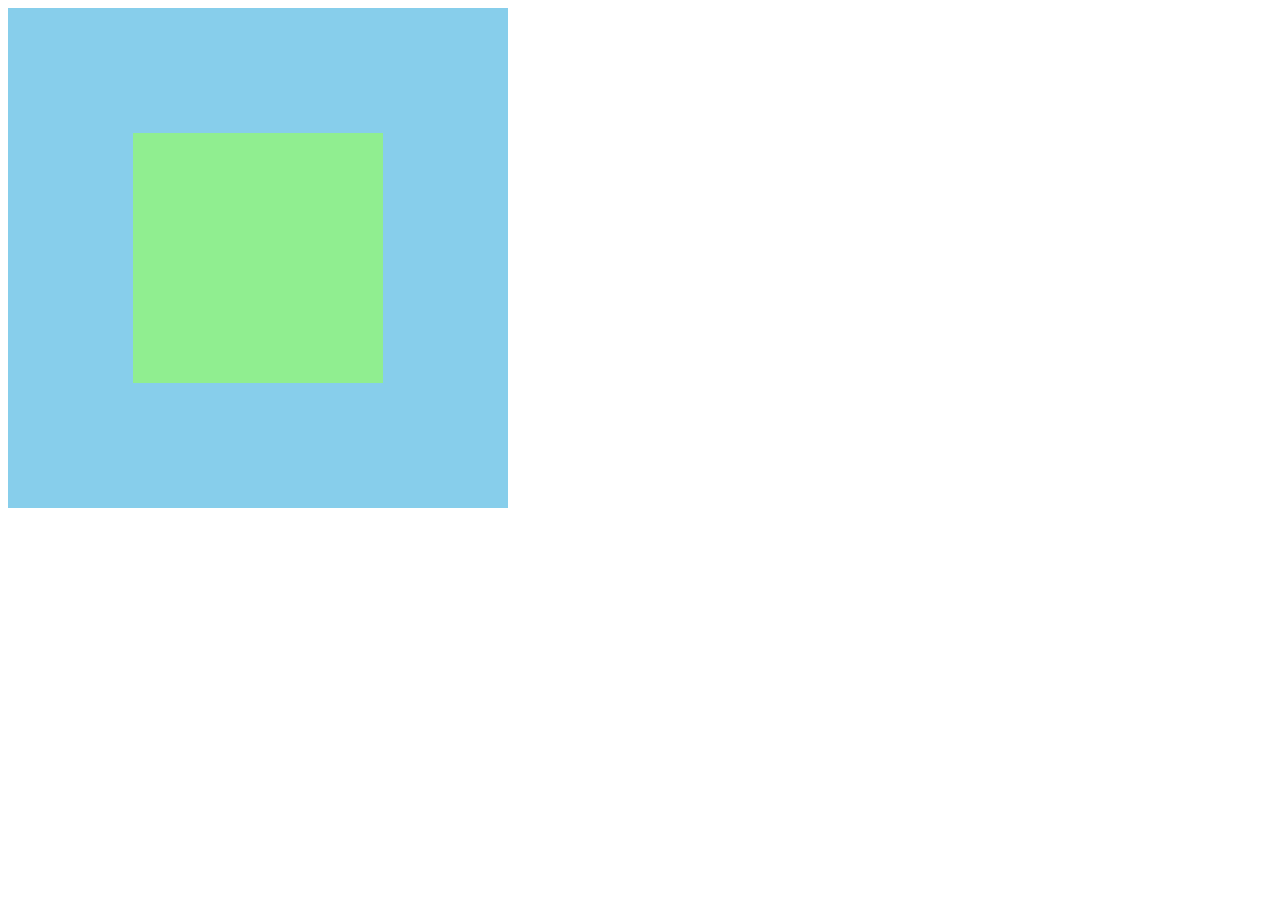
<file: flex.html>
<!DOCTYPE html>
<htmL>

<head>
    <title>
        ASSIGNMEN-FLEX
    </title>
    <style>
        .parent {
            display: flex;
            justify-content: center;
            align-items: center;
        }
    </style>
</head>

<body>
    <div class="parent" style="background-color:skyblue; height:500px;width:500px;">
        <div class="child1" style="background-color:lightgreen;height:250px;width:250px;"></div>
    </div>
</body>

</htmL>
</file>
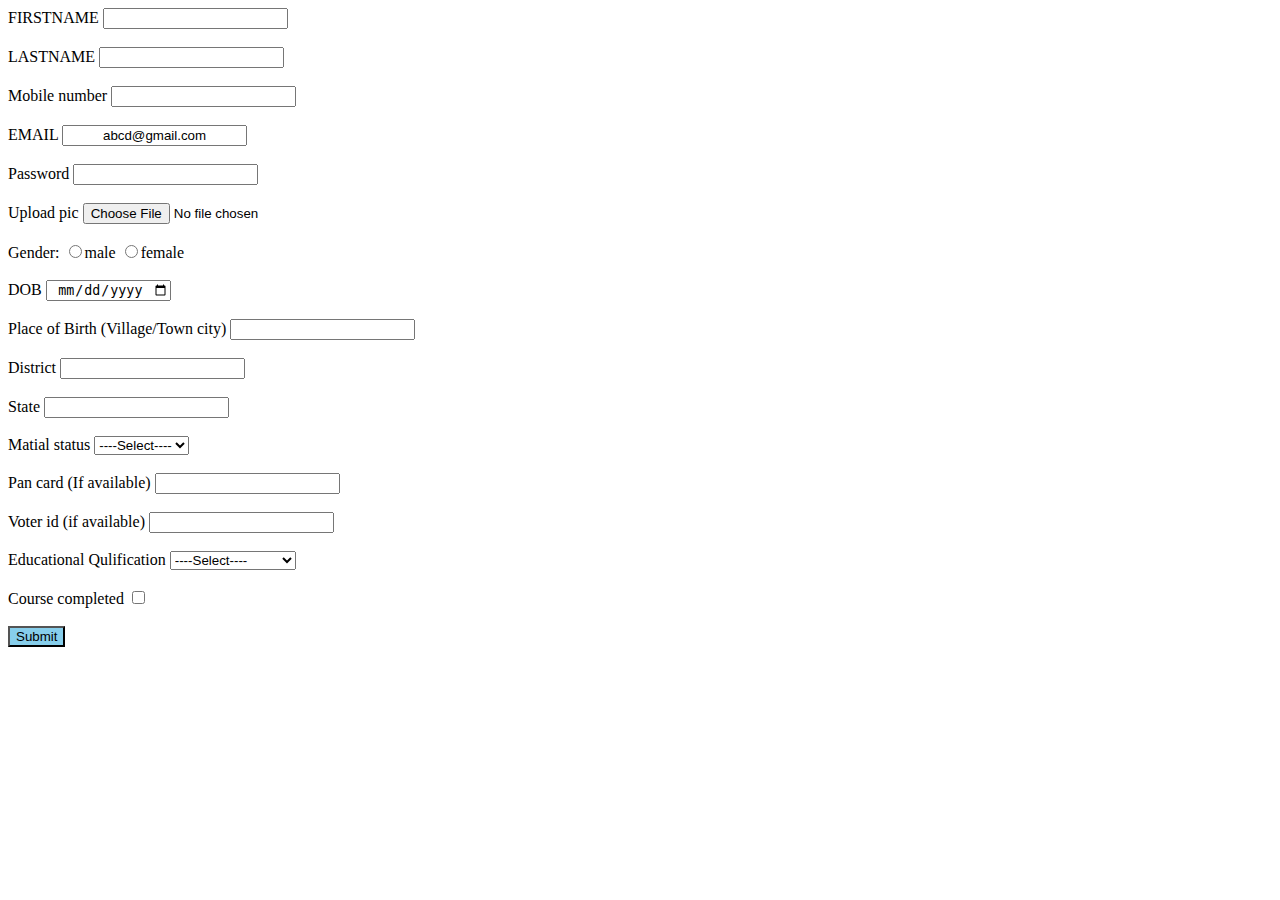
<file: Form.html>
<!DOCTYPE html>
<html lang="en">

<style>
 
 #submit{
  background-color: skyblue;
 }
  input{
    text-align: center;
  }
  
 
</style>

<head>
    
    <title>passsportindia.gov.in</title>

</head>
<body>
  <form>
    <label for="Fname">FIRSTNAME</label>
  <input input="text" id="Fname"><br><br>

  <label for="Lname">LASTNAME</label>
  <input input="text" id="Lname"> <br><br>

  <label for="mobilenumber">Mobile number</label>
  <input type="text" id="Mobilenumber"> <br><br>

  <label for="EMAIL">EMAIL</label>
  <input type="email" id="EMAIL" value="abcd@gmail.com"> <br><br>

  <label for="password">Password</label>
  <input type="password" id="password"> <br><br>

  <label for="uploadpic">Upload pic</label>
  <input type="file"> <br><br>

  <label for="gender">Gender:</label>
  <input type="radio" id="gender" name="gender" value="male"/>male
  <input type="radio" id="gender" name="gender" value="female"/>female <br><br>

   <label for="DOB">DOB</label>
   <input type="date" id="DOB"> <br><br>

   <label for="placeofbirth">Place of Birth (Village/Town city)</label>
   <input type="text" id="placeofbirth"><br><br>

   <label for="district">District</label>
   <input type="text" id="District"><br><br>

   <label for="state">State</label>
   <input type="text" id="state"><br><br>

  <label for="matialstatus">Matial status</label>
    <select name="Martialstatus" id="matialstatus">
    <option value="----Select----">----Select----</option> 
   <option value="Married">Married</option>
   <option value="Single">Single</option>
   <option value="widow">widow</option>
   </select> <br><br>
   
   <label for="pancard">Pan card (If available)</label>
   <input type="text" id="pancard"> <br><br>

   <label for="Voter id"> Voter id (if available)</label>
   <input type="text" id="Voter id"> <br><br>

   <label for="Educational Qulification">Educational Qulification </label>
   <select name="Educationalqulification" id="ED">
    <option value="----Select----">----Select----</option>
    <option value="Gradute or above">Gradute or above</option>
    <option value="7th or less"> 7th or less</option>
    <option value="10th or above">10th or above</option>
   </select><br><br>

   <label for="coursecompleted"> Course completed</label>
   <input type="checkbox"> <br><br>

   <input type="submit" id="submit">
   
  </form>
    
</body>
</html>
</file>
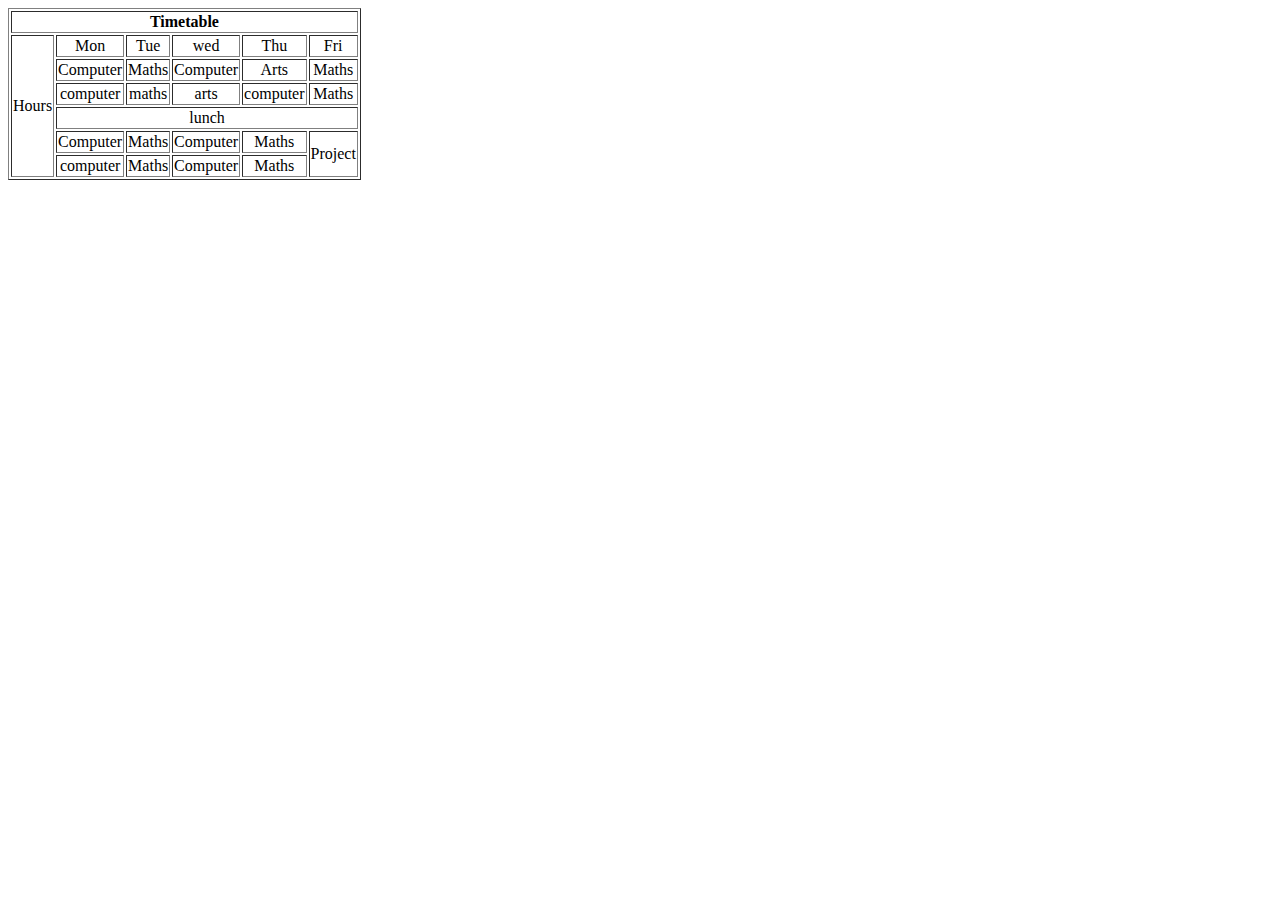
<file: table.html>
<!DOCTYPE html>
<html lang="en" >
<style>
    table,td,th{
        text-align: center;
    }
    .bold{
        font-style: bold;
    }
</style>

<head>
    <title>Time table</title>
</head>

<body>
<table border="1px" >

    <tr class="bold">
        <th colspan="6">Timetable</th>
    </tr> 
    <tr class="bold">
        <td rowspan="6">Hours</td>  
        <td > Mon</td>
        <td>Tue</td>
        <td>wed</td>
        <td>Thu</td>
        <td>Fri</td>
    </tr>

    <tr>
       
      <td>Computer</td>
      <td>Maths</td>
      <td>Computer</td>
      <td>Arts</td>
      <td>Maths</td>
    </tr>
    <tr>
        <td>computer</td>
        <td>maths</td>
        <td>arts</td>
        <td>computer</td>
        <td>Maths</td>
        
    </tr>

    <tr>
        <td colspan="6">lunch</td>
    </tr>

    <tr>
        <td>Computer</td>
        <td>Maths</td>
        <td>Computer</td>
        <td>Maths</td>
        <td rowspan="2">Project</td>
    </tr>
    <tr>
        <td>computer</td>
        <td>Maths</td>
        <td>Computer</td>
        <td>Maths</td>
    </tr>


</table>

</body>
</html>
</file>
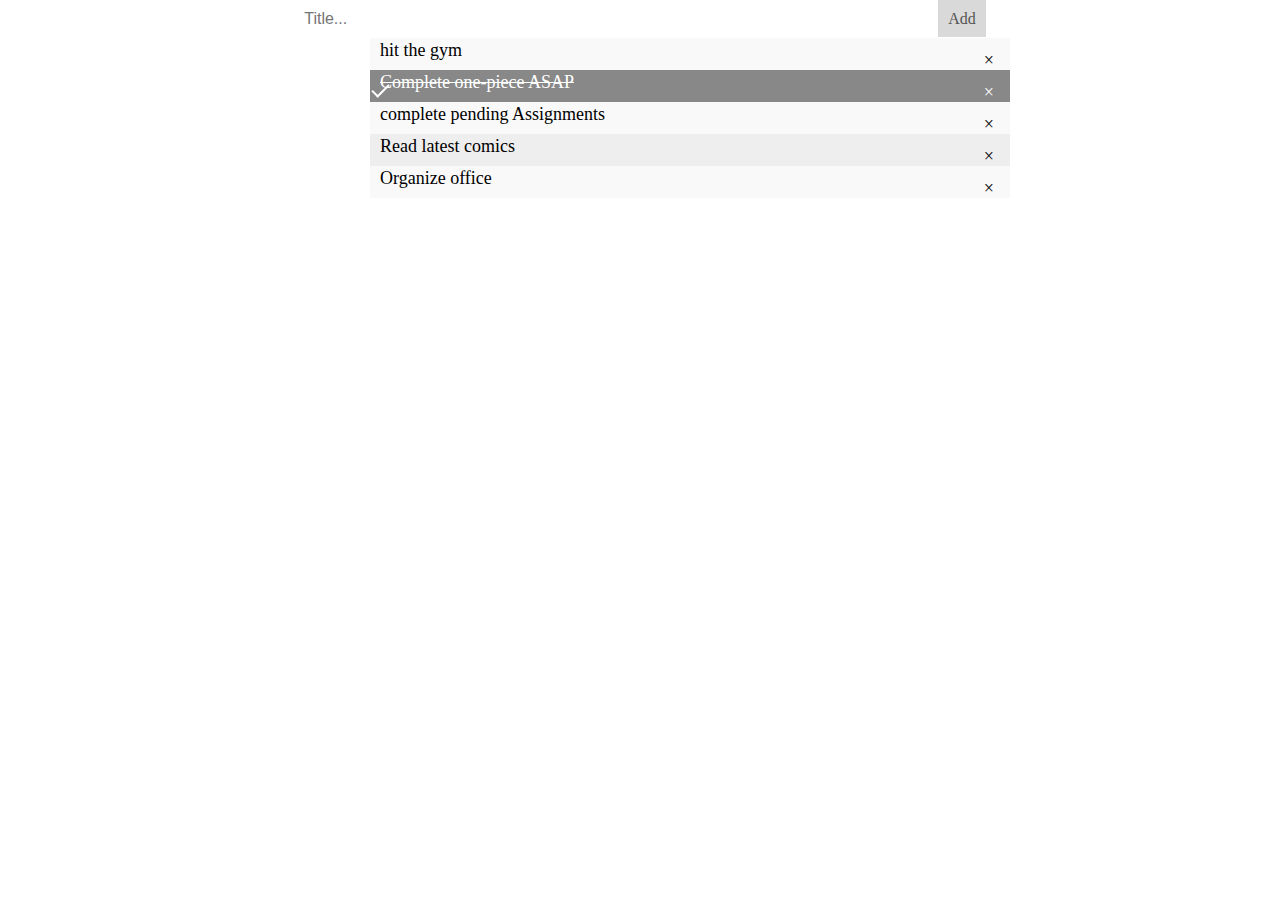
<file: todolist.html>
<!DOCTYPE html>
<html>
<head>
<meta name="viewport" content="width=device-width, initial-scale=1">
<style>
body {
  margin: 0;
  min-width: 25px;
  float: centre;
}

/* Include the padding and border in an element's total width and height */
* {
  box-sizing: border-box;
}

/* Remove margins and padding from the list */
ul {
  margin: 0;
  padding: 0;
}

/* Style the list items */
ul li {
  cursor: pointer;
  position: relative;
  padding: 2px 10px 9px 10px;
  list-style-type: none;
  background: #eee;
  font-size: 18px;
  transition: 0.2s;
  width: 50%;
  float: centre;
  left: 370px;
  
  /* make the list items unselectable */
  -webkit-user-select: none;
  -moz-user-select: none;
  -ms-user-select: none;
  user-select: none;
}

/* Set all odd list items to a different color (zebra-stripes) */
ul li:nth-child(odd) {
  background: #f9f9f9;
}

/* Darker background-color on hover */
ul li:hover {
  background: #ddd;
}

/* When clicked on, add a background color and strike out text */
ul li.checked {
  background: #888;
  color: #fff;
  text-decoration: line-through;
}

/* Add a "checked" mark when clicked on */
ul li.checked::before {
  content: '';
  position: absolute;
  border-color: #fff;
  border-style: solid;
  border-width: 0 2px 2px 0;
  top: 10px;
  left: 6px;
  transform: rotate(45deg);
  height: 15px;
  width: 7px;
  float: centre;

}

/* Style the close button */
.close {
  position: absolute;
  right: 0;
  top: 0;
  padding: 12px 16px 12px 16px;
}

.close:hover {
  background-color: #f44336;
  color: white;
}

/* Style the header */
.header {
 
 
  color: white;
  text-align: center;
}

/* Clear floats after the header */
.header:after {
  content: "";
  display: table ;
  clear: both;
}

/* Style the input */
input {
  margin: 0;
  border: none;
  border-radius: 0;
  width: 50%;
  padding: 10px;
  float: centre;
  font-size: 16px;
}

/* Style the "Add" button */
.addBtn {
  padding: 10px;
  width: 10%;
  background: #d9d9d9;
  color: #555;
  float: centre;
  text-align: center;
  font-size: 16px;
  cursor: pointer;
  transition: 0.3s;
  border-radius: 0;
}

.addBtn:hover {
  background-color: grey;
}
</style>
</head>
<body>

<div id="myDIV" class="header">
 
  <input type="text" id="myInput" placeholder="Title...">
  <span onclick="newElement()" class="addBtn">Add</span>
</div>

<ul id="myUL">
  <li>hit the gym</li>
  <li class="checked">Complete one-piece ASAP</li>
  <li>complete pending Assignments</li>
  <li>Read latest comics</li>
  <li>Organize office</li>
</ul>

<script>
// Create a "close" button and append it to each list item
var myNodelist = document.getElementsByTagName("LI");
var i;
for (i = 0; i < myNodelist.length; i++) {
  var span = document.createElement("SPAN");
  var txt = document.createTextNode("\u00D7");
  span.className = "close";
  span.appendChild(txt);
  myNodelist[i].appendChild(span);
}

// Click on a close button to hide the current list item
var close = document.getElementsByClassName("close");
var i;
for (i = 0; i < close.length; i++) {
  close[i].onclick = function() {
    var div = this.parentElement;
    div.style.display = "none";
  }
}

// Add a "checked" symbol when clicking on a list item
var list = document.querySelector('ul');
list.addEventListener('click', function(ev) {
  if (ev.target.tagName === 'LI') {
    ev.target.classList.toggle('checked');
  }
}, false);

// Create a new list item when clicking on the "Add" button
function newElement() {
  var li = document.createElement("li");
  var inputValue = document.getElementById("myInput").value;
  var t = document.createTextNode(inputValue);
  li.appendChild(t);
  if (inputValue === '') {
    alert("You must write something!");
  } else {
    document.getElementById("myUL").appendChild(li);
  }
  document.getElementById("myInput").value = "";

  var span = document.createElement("SPAN");
  var txt = document.createTextNode("\u00D7");
  span.className = "close";
  span.appendChild(txt);
  li.appendChild(span);

  for (i = 0; i < close.length; i++) {
    close[i].onclick = function() {
      var div = this.parentElement;
      div.style.display = "none";
    }
  }
}
</script>

</body>
</html>
</file>
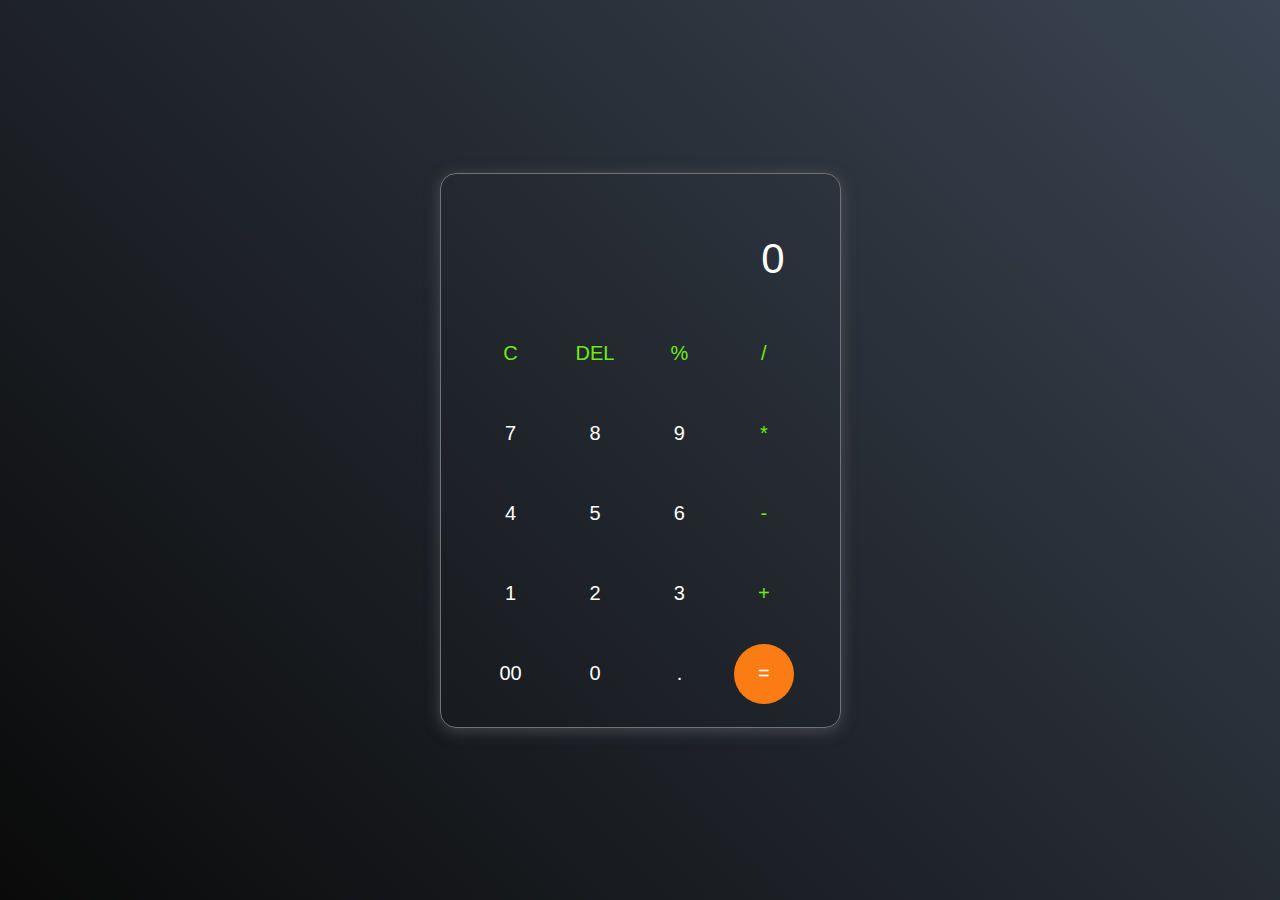
<file: js/calculator.html>
<!DOCTYPE html>
<html lang="en">

<head>
    <meta charset="UTF-8">
    <meta http-equiv="X-UA-Compatible" content="IE=edge">
    <meta name="viewport" content="width=device-width" initial-scale="1.0">
    <title>calculator</title>
    <style>
        * {
            margin: 0;
            padding: 0;
            box-sizing: border-box;
            font-family: 'poppins', sans-serif;

        }

        body {
            width: 100%;
            height: 100vh;
            display: flex;
            justify-content: center;
            align-items: center;
            background: linear-gradient(45deg, #0a0a0a, #3a4452);
        }

        .calculator {
            border: 1px solid #717377;
            padding: 30px;
            height: 555px;
            width: 401px;
            border-radius: 16px;
            box-shadow: 0 3px 15px rgba(113, 115, 119, 0.5);
            background: transparent;

        }

        input {
            width: 100%;
            height: 100%;
            color: #ffffff;
            border: none;
            padding: 28px;
            margin: 3px;
            background: transparent;
            box-shadow: 0px 3px 15px rgbs(84, 84, 84, 0.1);
            font-size: 42px;
            text-align: right;
            cursor: pointer;

        }

        input::placeholder {
            color: #ffffff;
        }

        button {
            border: none;
            width: 60px;
            height: 60px;
            margin: 10px;
            border-radius: 50%;
            background: transparent;
            color: #ffffff;
            font-size: 20px;
            cursor: pointer;
        }

        .equalbtn {
            background-color: #fb7c14;
        }

        .operator {
            color: #6dee0a;
        }

        .input-button {
            color: #ffffff;
        }

        .display {
            text-align: end;
            color: #ffffff;
        }
    </style>

</head>

<body>
    <div class="button">

        <div class="calculator">
            <div class="display">
                <input type="text" name="display" placeholder="0" id="input-box">
            </div>

            <div>
                <button class="operator" onclick="Dispaly.value += 'c' ">C</button>
                <button class="operator" onclick="Dispaly.value += 'DEL' ">DEL</button>
                <button class="operator" onclick="Dispaly.value += '%' ">%</button>
                <button class="operator" onclick="Dispaly.value += '/' "> / </button>

            </div>




            <div>
                <button class="input-button" onclick="dispaly.value += '7' ">7</button>
                <button class="input-button" onclick="Dispaly.value += '8' ">8</button>
                <button class="input-button" onclick="Dispaly.value += '9' ">9</button>
                <button class="operator" onclick="Dispaly.value += '*' ">*</button>

            </div>
            <div>
                <button class="input-button" onclick="Dispaly.value += '4' ">4</button>
                <button class="input-button" onclick="Dispaly.value += '5' ">5</button>
                <button class="input-button" onclick="Dispaly.value += '6' ">6</button>
                <button class="operator" onclick="Dispaly.value += '-' ">-</button>
            </div>
            <div>
                <button class="input-button" onclick="Dispaly.value += '1' ">1</button>
                <button class="input-button" onclick="Dispaly.value += '2' ">2</button>
                <button class="input-button" onclick="Dispaly.value += '3' ">3</button>
                <button class="operator" onclick="Dispaly.value += 'c+' ">+</button>
            </div>
            <div>
                <button class="input-button" onclick="Dispaly.value += '00' ">00</button>
                <button class="input-button" onclick="Dispaly.value += '0' ">0</button>
                <button class="input-button" onclick="Dispaly.value += '.' ">.</button>
                <button class="equalbtn" onclick="Dispaly.value += '=' ">=</button>
            </div>




        </div>



    </div>
    <script src="calculator.js"></script>
</body>

</html>
</file>
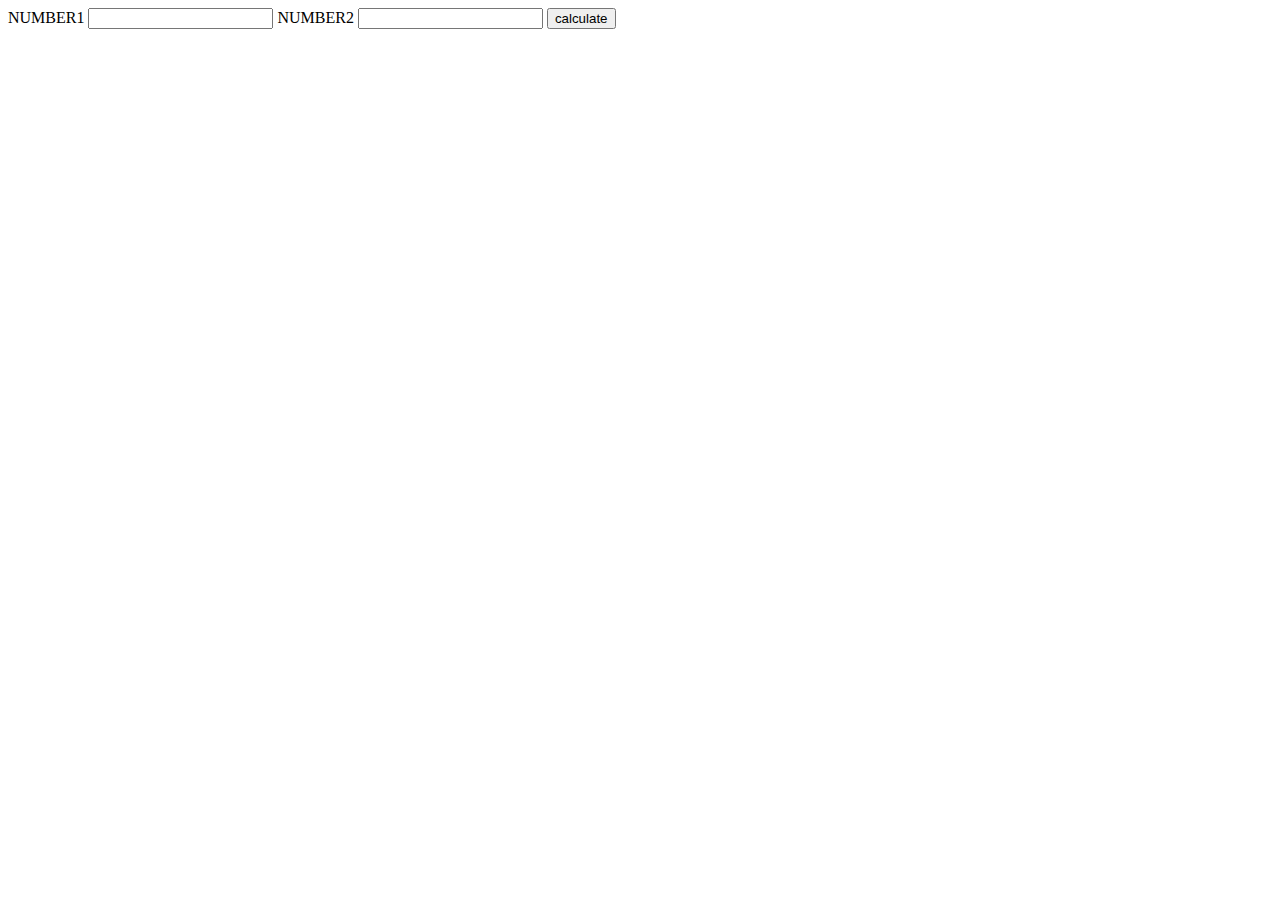
<file: js/dom.html>
<!DOCTYPE html>
<html>
    <head>
        <title>
            DOM PAGE
        </title>
    </head>
    <body>
     
     


        <label>NUMBER1</label>
        <input type ="text" value="" id="num1"/>
        <label>NUMBER2</label>
        <input type="number" value="" id="num2"/>
        <button onclick="calculate()">calculate</button>
        <div  id="result"></div>
        <script src="dom.js"></script>

    </body>
</html>
</file>
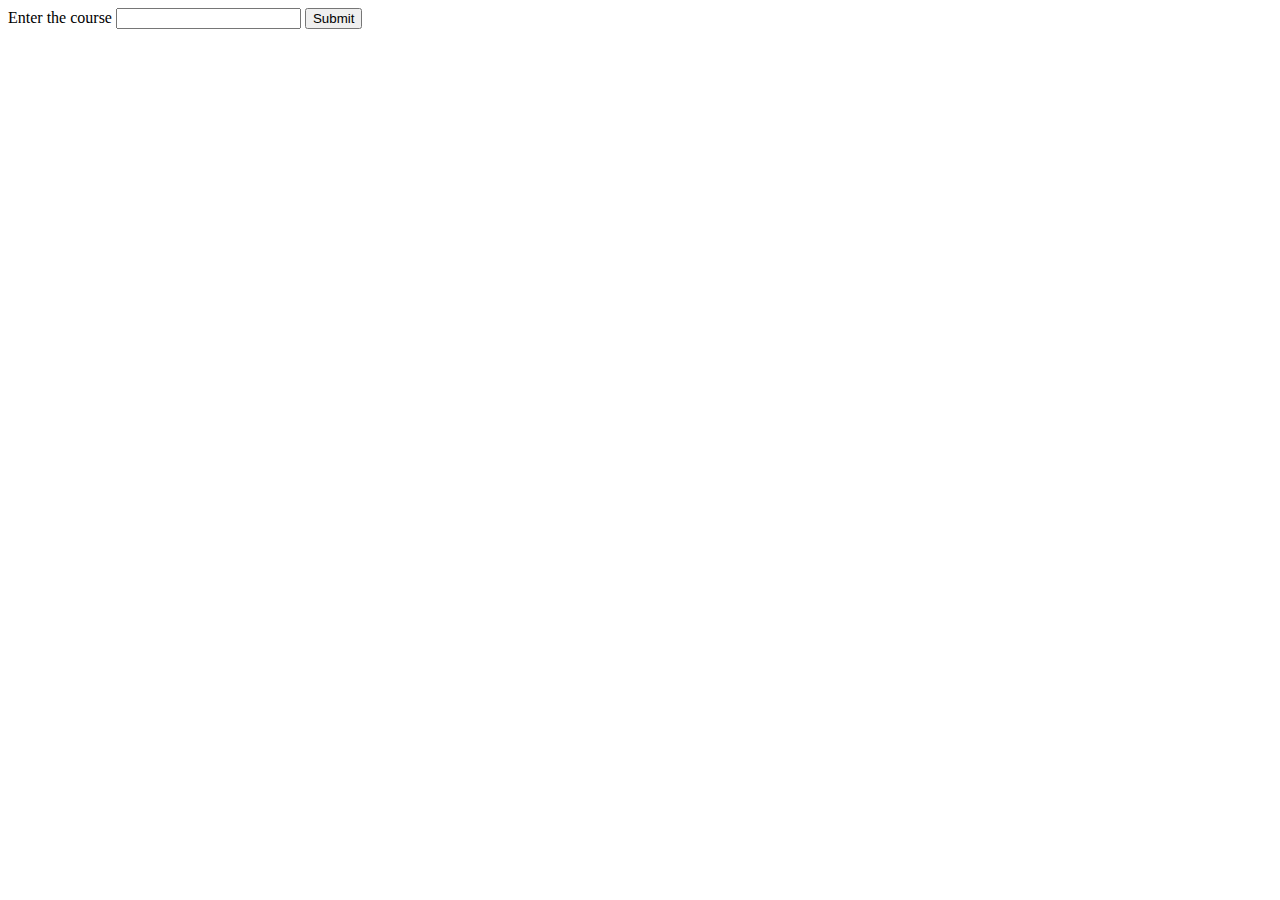
<file: js/list.html>
<!DOCTYPE html>
<html lang="en">

<head>
    <title>document</title>
</head>
<body>
    <label for="course">Enter the course</label>
    <input type="text" id="course">
    <button type="button" onclick="course()">Submit</button>
    <script src="list.js"></script>
</body>

</html>
</file>
